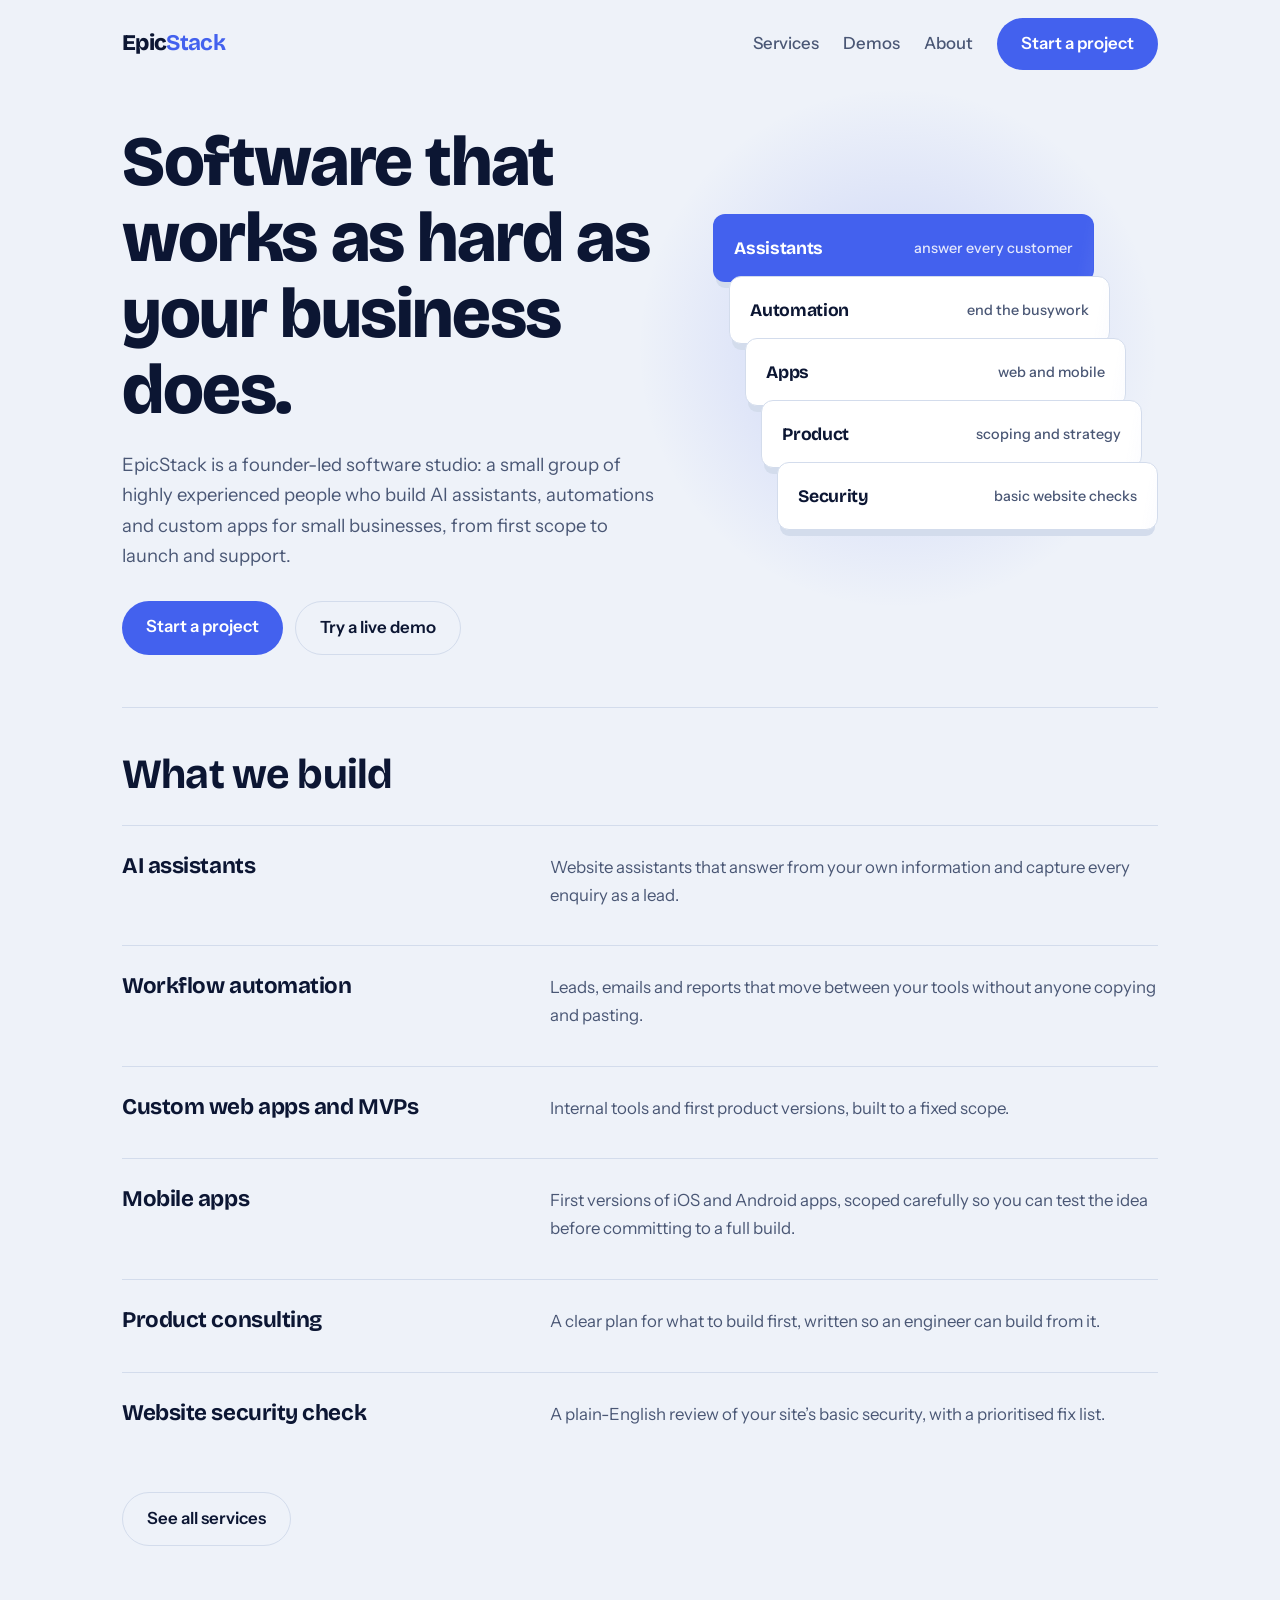
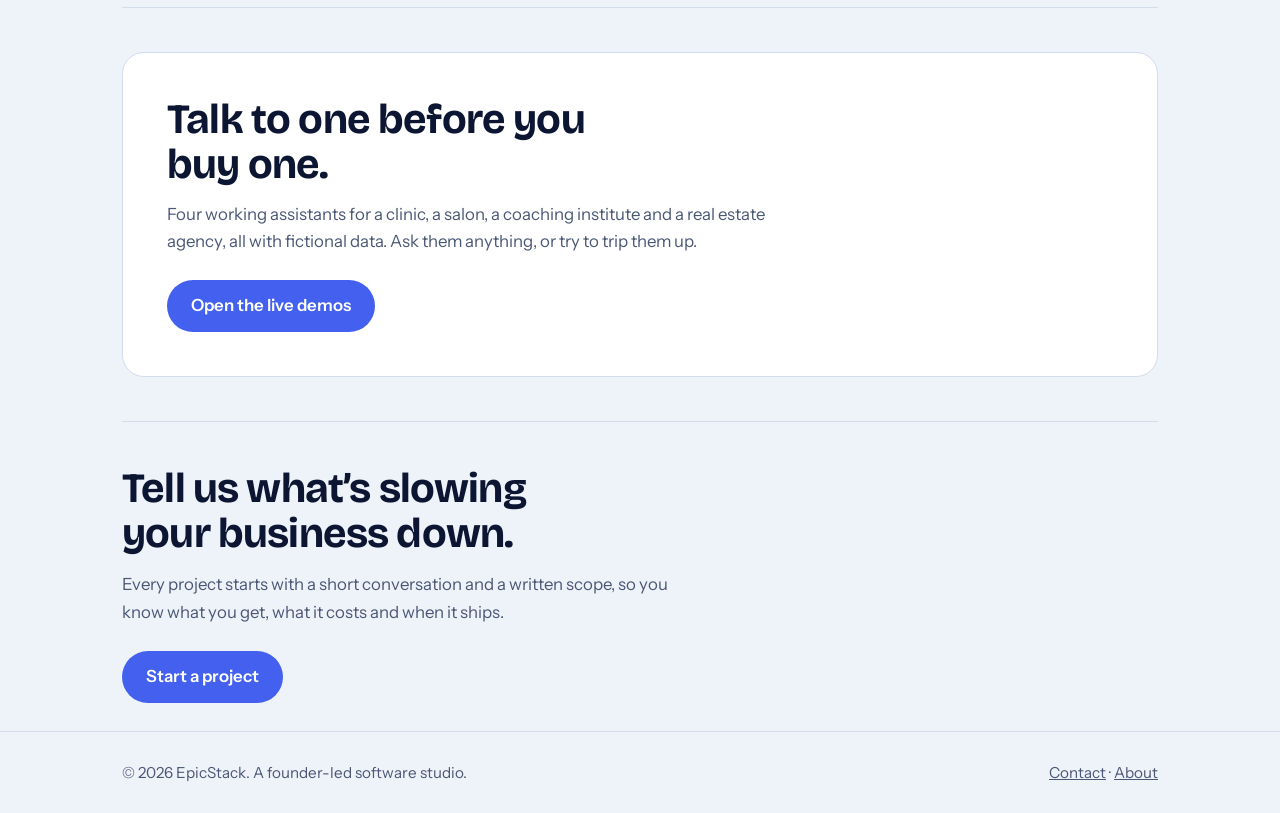
<file: index.html>
<!DOCTYPE html><html lang="en"><head><meta charset="utf-8"><meta name="viewport" content="width=device-width,initial-scale=1">
<link rel="preconnect" href="https://fonts.googleapis.com"><link rel="preconnect" href="https://fonts.gstatic.com" crossorigin>
<link href="https://fonts.googleapis.com/css2?family=Bricolage+Grotesque:opsz,wght@12..96,500..800&family=Instrument+Sans:wght@400;500;600&display=swap" rel="stylesheet">
<link rel="stylesheet" href="css/styles.css">
<title>EpicStack: software that works as hard as your business</title>
<meta name="description" content="EpicStack is a founder-led software studio building AI assistants, automations and custom apps for small businesses."></head><body>
<header><div class="wrap"><a class="logo" href="index.html">Epic<b>Stack</b></a>
<button class="burger" aria-label="Menu" aria-expanded="false">Menu</button>
<nav id="menu"><a href="services.html">Services</a><a href="demos.html">Demos</a><a href="about.html">About</a><a class="btn" href="contact.html">Start a project</a></nav></div></header>
<main><div class="wrap">
<section class="hero"><div>
<h1><span class="w" style="--w:0">Software</span> <span class="w" style="--w:1">that</span> <span class="w" style="--w:2">works</span> <span class="w" style="--w:3">as</span> <span class="w" style="--w:4">hard</span> <span class="w" style="--w:5">as</span> <span class="w" style="--w:6">your</span> <span class="w" style="--w:7">business</span> <span class="w" style="--w:8">does.</span></h1>
<p class="lede">EpicStack is a founder-led software studio: a small group of highly experienced people who build AI assistants, automations and custom apps for small businesses, from first scope to launch and support.</p>
<div class="cta"><a class="btn" href="contact.html">Start a project</a><a class="btn alt" href="demos.html">Try a live demo</a></div></div>
<div class="stack" aria-hidden="true">
<div class="layer" style="--i:0">Assistants<span>answer every customer</span></div>
<div class="layer" style="--i:1">Automation<span>end the busywork</span></div>
<div class="layer" style="--i:2">Apps<span>web and mobile</span></div>
<div class="layer" style="--i:3">Product<span>scoping and strategy</span></div>
<div class="layer" style="--i:4">Security<span>basic website checks</span></div></div></section>

<section class="sec"><h2>What we build</h2>
<div class="row"><h3>AI assistants</h3><p>Website assistants that answer from your own information and capture every enquiry as a lead.</p></div>
<div class="row"><h3>Workflow automation</h3><p>Leads, emails and reports that move between your tools without anyone copying and pasting.</p></div>
<div class="row"><h3>Custom web apps and MVPs</h3><p>Internal tools and first product versions, built to a fixed scope.</p></div>
<div class="row"><h3>Mobile apps</h3><p>First versions of iOS and Android apps, scoped carefully so you can test the idea before committing to a full build.</p></div>
<div class="row"><h3>Product consulting</h3><p>A clear plan for what to build first, written so an engineer can build from it.</p></div>
<div class="row"><h3>Website security check</h3><p>A plain-English review of your site’s basic security, with a prioritised fix list.</p></div>
<p style="margin-top:28px"><a class="btn alt" href="services.html">See all services</a></p></section>

<section class="sec"><div class="band"><h2>Talk to one before you buy one.</h2>
<p>Four working assistants for a clinic, a salon, a coaching institute and a real estate agency, all with fictional data. Ask them anything, or try to trip them up.</p>
<a class="btn" href="demos.html">Open the live demos</a></div></section>

<section class="sec"><h2>Tell us what’s slowing your business down.</h2>
<p style="color:var(--mut);max-width:36rem;margin:16px 0 24px">Every project starts with a short conversation and a written scope, so you know what you get, what it costs and when it ships.</p>
<a class="btn" href="contact.html">Start a project</a></section>
</div></main>
<footer><div class="wrap"><span>© <span id="y">2026</span> EpicStack. A founder-led software studio.</span><span><a href="contact.html">Contact</a> · <a href="about.html">About</a></span></div></footer><script src="js/main.js"></script></body></html>
</file>
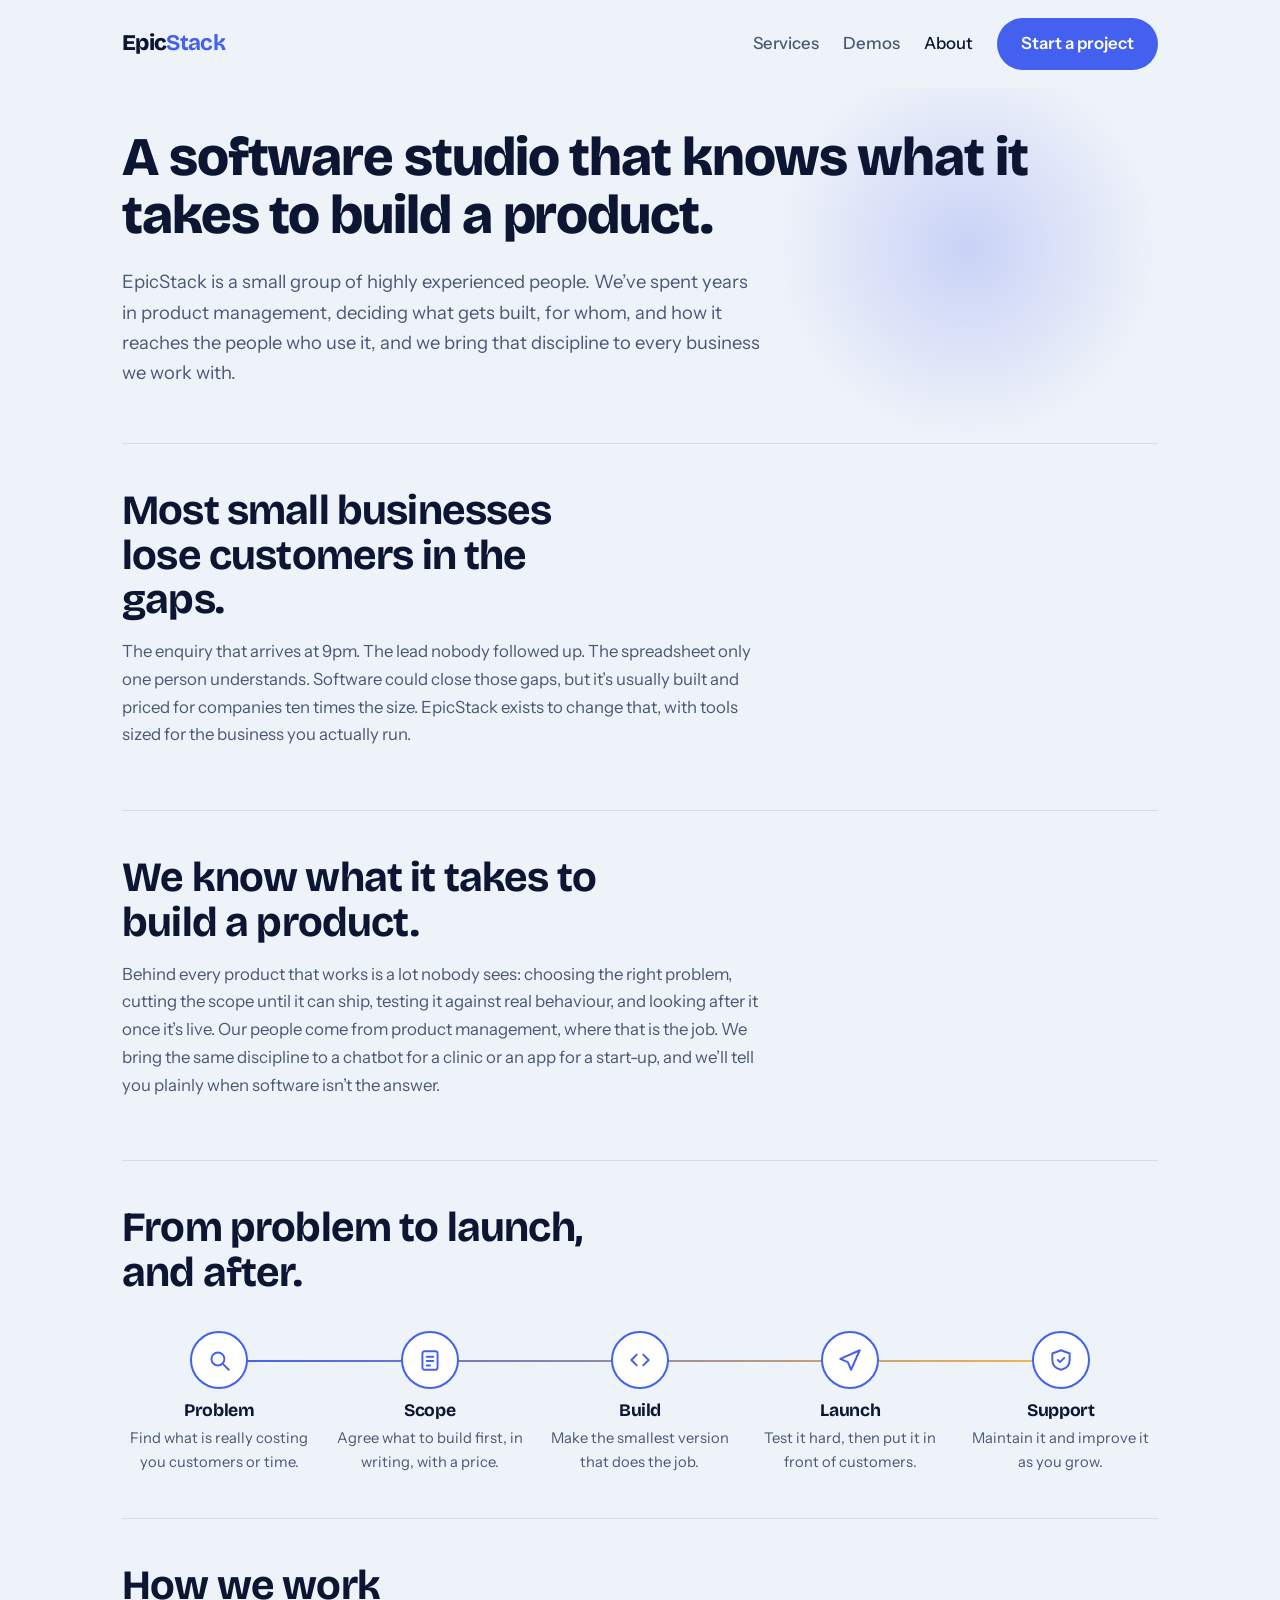
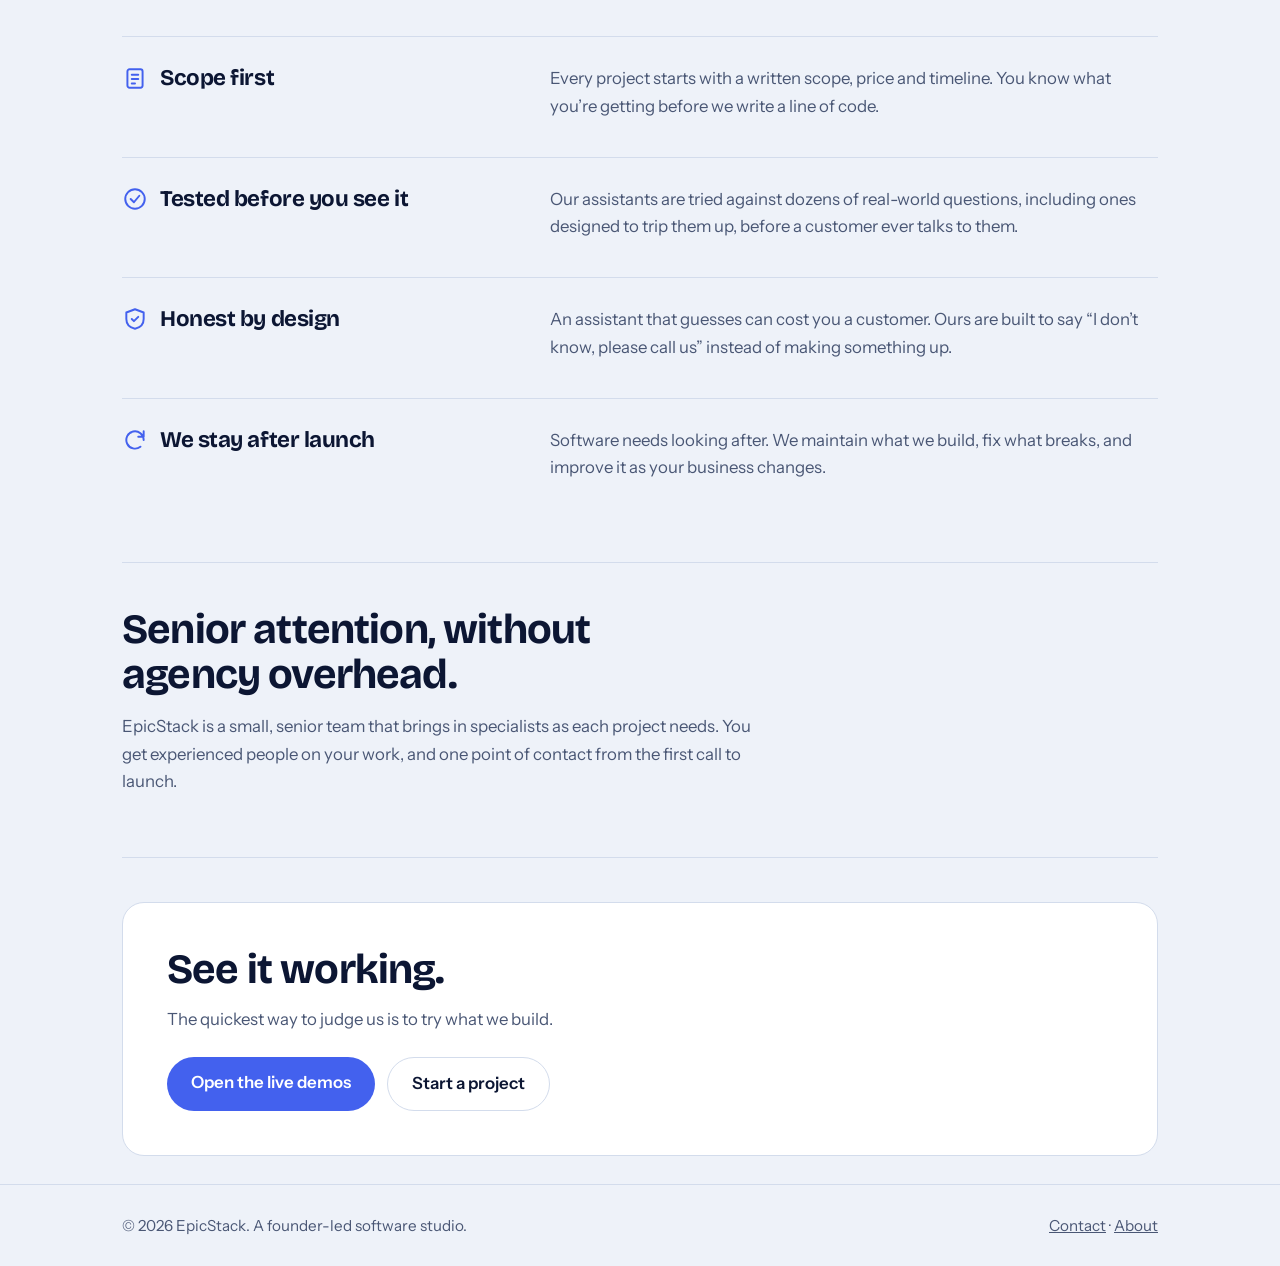
<file: about.html>
<!DOCTYPE html><html lang="en"><head><meta charset="utf-8"><meta name="viewport" content="width=device-width,initial-scale=1">
<link rel="preconnect" href="https://fonts.googleapis.com"><link rel="preconnect" href="https://fonts.gstatic.com" crossorigin>
<link href="https://fonts.googleapis.com/css2?family=Bricolage+Grotesque:opsz,wght@12..96,500..800&family=Instrument+Sans:wght@400;500;600&display=swap" rel="stylesheet">
<link rel="stylesheet" href="css/styles.css">
<title>About | EpicStack</title><meta name="description" content="EpicStack is a small, experienced software studio building AI assistants, automations and custom apps for small businesses."></head><body>
<header><div class="wrap"><a class="logo" href="index.html">Epic<b>Stack</b></a>
<button class="burger" aria-label="Menu" aria-expanded="false">Menu</button>
<nav id="menu"><a href="services.html">Services</a><a href="demos.html">Demos</a><a href="about.html" aria-current="page">About</a><a class="btn" href="contact.html">Start a project</a></nav></div></header>
<main><div class="wrap">
<section class="page-h"><h1>A software studio that knows what it takes to build a product.</h1>
<p class="lede prose">EpicStack is a small group of highly experienced people. We’ve spent years in product management, deciding what gets built, for whom, and how it reaches the people who use it, and we bring that discipline to every business we work with.</p></section>

<section class="sec"><h2>Most small businesses lose customers in the gaps.</h2>
<p class="prose" style="color:var(--mut);margin-top:16px">The enquiry that arrives at 9pm. The lead nobody followed up. The spreadsheet only one person understands. Software could close those gaps, but it’s usually built and priced for companies ten times the size. EpicStack exists to change that, with tools sized for the business you actually run.</p></section>

<section class="sec"><h2>We know what it takes to build a product.</h2>
<p class="prose" style="color:var(--mut);margin-top:16px">Behind every product that works is a lot nobody sees: choosing the right problem, cutting the scope until it can ship, testing it against real behaviour, and looking after it once it’s live. Our people come from product management, where that is the job. We bring the same discipline to a chatbot for a clinic or an app for a start-up, and we’ll tell you plainly when software isn’t the answer.</p></section>

<section class="sec"><h2>From problem to launch, and after.</h2>
<div class="flow"><div class="step" style="--k:0"><div class="dot"><svg class="ic" viewBox="0 0 24 24" aria-hidden="true"><circle cx="11" cy="11" r="6"/><path d="M16 16l5 5"/></svg></div><div><h3>Problem</h3><p>Find what is really costing you customers or time.</p></div></div><div class="step" style="--k:1"><div class="dot"><svg class="ic" viewBox="0 0 24 24" aria-hidden="true"><rect x="5" y="4" width="14" height="17" rx="2"/><path d="M9 9h6M9 13h6M9 17h3"/></svg></div><div><h3>Scope</h3><p>Agree what to build first, in writing, with a price.</p></div></div><div class="step" style="--k:2"><div class="dot"><svg class="ic" viewBox="0 0 24 24" aria-hidden="true"><path d="M9 7l-5 5 5 5M15 7l5 5-5 5"/></svg></div><div><h3>Build</h3><p>Make the smallest version that does the job.</p></div></div><div class="step" style="--k:3"><div class="dot"><svg class="ic" viewBox="0 0 24 24" aria-hidden="true"><path d="M21 3L3 11l7 3 3 7 8-18z"/></svg></div><div><h3>Launch</h3><p>Test it hard, then put it in front of customers.</p></div></div><div class="step" style="--k:4"><div class="dot"><svg class="ic" viewBox="0 0 24 24" aria-hidden="true"><path d="M12 3l8 3v6c0 5-3.5 8-8 9-4.5-1-8-4-8-9V6l8-3z"/><path d="M9 12l2 2 4-4"/></svg></div><div><h3>Support</h3><p>Maintain it and improve it as you grow.</p></div></div></div></section>

<section class="sec"><h2>How we work</h2>
<div class="row"><h3><svg class="ic" viewBox="0 0 24 24" aria-hidden="true"><rect x="5" y="4" width="14" height="17" rx="2"/><path d="M9 9h6M9 13h6M9 17h3"/></svg>Scope first</h3><p>Every project starts with a written scope, price and timeline. You know what you’re getting before we write a line of code.</p></div>
<div class="row"><h3><svg class="ic" viewBox="0 0 24 24" aria-hidden="true"><circle cx="12" cy="12" r="9"/><path d="M8 12l3 3 5-6"/></svg>Tested before you see it</h3><p>Our assistants are tried against dozens of real-world questions, including ones designed to trip them up, before a customer ever talks to them.</p></div>
<div class="row"><h3><svg class="ic" viewBox="0 0 24 24" aria-hidden="true"><path d="M12 3l8 3v6c0 5-3.5 8-8 9-4.5-1-8-4-8-9V6l8-3z"/><path d="M9 12l2 2 4-4"/></svg>Honest by design</h3><p>An assistant that guesses can cost you a customer. Ours are built to say “I don’t know, please call us” instead of making something up.</p></div>
<div class="row"><h3><svg class="ic" viewBox="0 0 24 24" aria-hidden="true"><path d="M20 12a8 8 0 10-3 6.2M20 4v5h-5"/></svg>We stay after launch</h3><p>Software needs looking after. We maintain what we build, fix what breaks, and improve it as your business changes.</p></div></section>

<section class="sec"><h2>Senior attention, without agency overhead.</h2>
<p class="prose" style="color:var(--mut);margin-top:16px">EpicStack is a small, senior team that brings in specialists as each project needs. You get experienced people on your work, and one point of contact from the first call to launch.</p></section>

<section class="sec"><div class="band"><h2>See it working.</h2>
<p>The quickest way to judge us is to try what we build.</p>
<div class="cta"><a class="btn" href="demos.html">Open the live demos</a><a class="btn alt" href="contact.html">Start a project</a></div></div></section>
</div></main>
<footer><div class="wrap"><span>© <span id="y">2026</span> EpicStack. A founder-led software studio.</span><span><a href="contact.html">Contact</a> · <a href="about.html">About</a></span></div></footer><script src="js/main.js"></script></body></html>
</file>
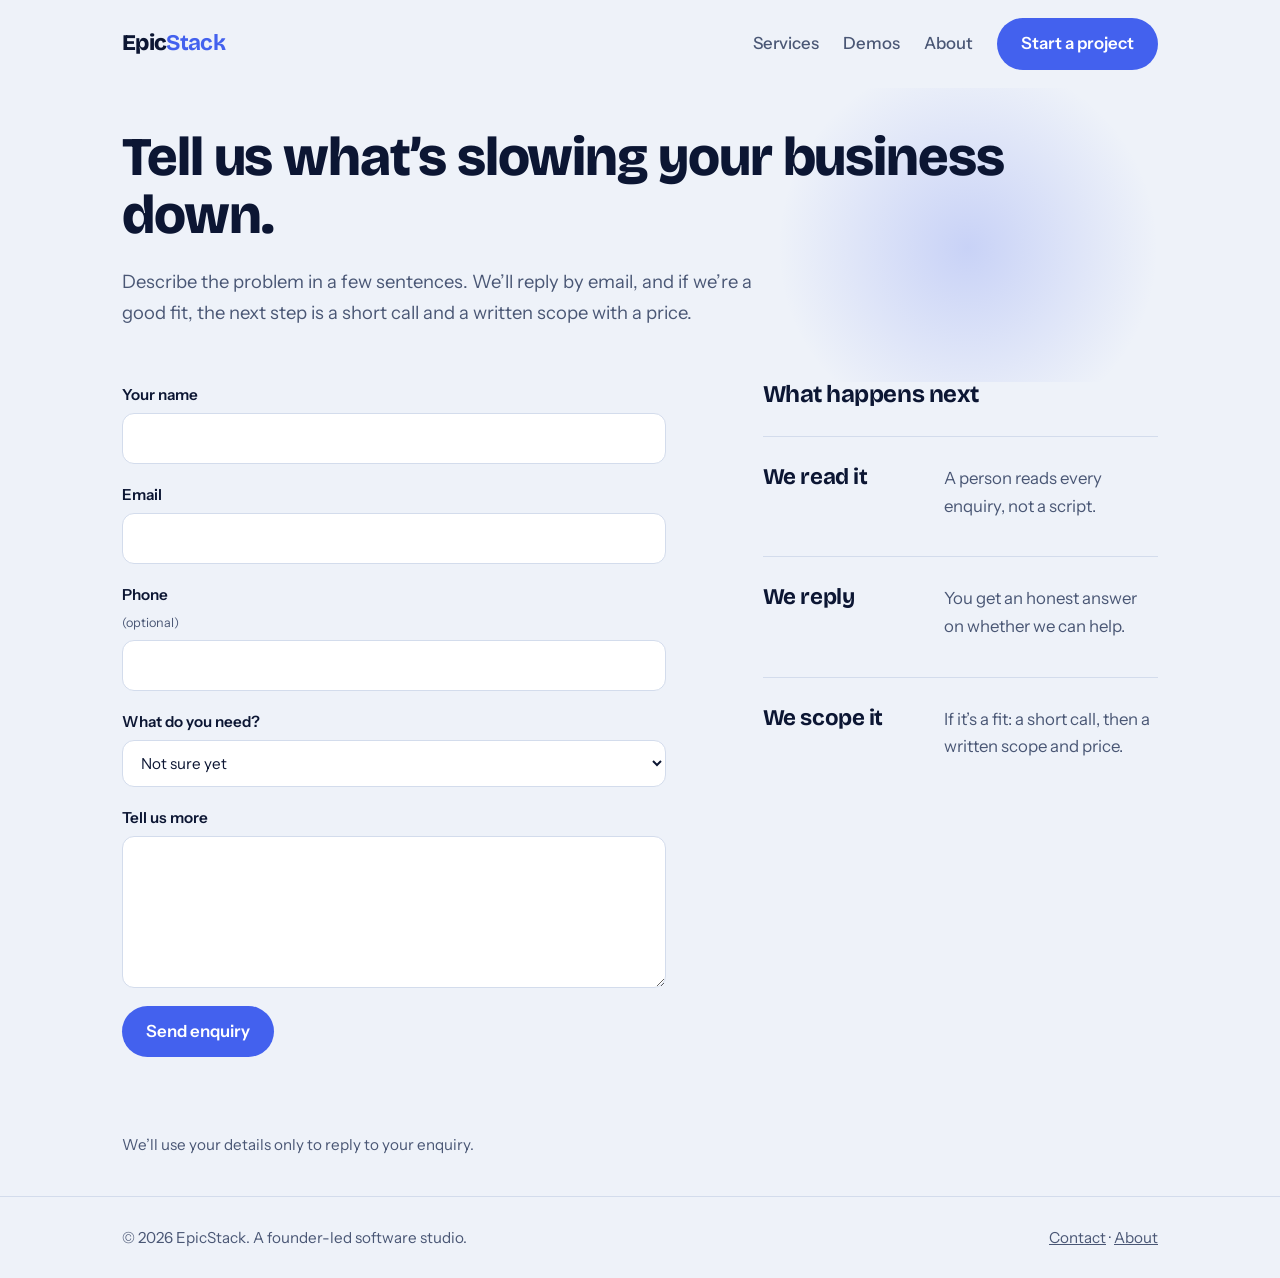
<file: contact.html>
<!DOCTYPE html><html lang="en"><head><meta charset="utf-8"><meta name="viewport" content="width=device-width,initial-scale=1">
<link rel="preconnect" href="https://fonts.googleapis.com"><link rel="preconnect" href="https://fonts.gstatic.com" crossorigin>
<link href="https://fonts.googleapis.com/css2?family=Bricolage+Grotesque:opsz,wght@12..96,500..800&family=Instrument+Sans:wght@400;500;600&display=swap" rel="stylesheet">
<link rel="stylesheet" href="css/styles.css">
<title>Contact | EpicStack</title><meta name="description" content="Tell EpicStack what is slowing your business down. We reply by email."></head><body>
<header><div class="wrap"><a class="logo" href="index.html">Epic<b>Stack</b></a>
<button class="burger" aria-label="Menu" aria-expanded="false">Menu</button>
<nav id="menu"><a href="services.html">Services</a><a href="demos.html">Demos</a><a href="about.html">About</a><a class="btn" href="contact.html">Start a project</a></nav></div></header>
<main><div class="wrap">
<section class="page-h"><h1>Tell us what’s slowing your business down.</h1>
<p class="lede prose">Describe the problem in a few sentences. We’ll reply by email, and if we’re a good fit, the next step is a short call and a written scope with a price.</p></section>
<div class="contact"><div>
<form id="enq" class="form">
<label>Your name<input name="name" required maxlength="100" autocomplete="name"></label>
<label>Email<input name="email" type="email" required maxlength="254" autocomplete="email"></label>
<label>Phone <small>(optional)</small><input name="phone" type="tel" maxlength="30" autocomplete="tel"></label>
<label>What do you need?<select name="service"><option>Not sure yet</option><option>AI assistant or chatbot</option><option>Workflow automation</option><option>Web or mobile app</option><option>Product consulting</option><option>Website security check</option></select></label>
<label>Tell us more<textarea name="message" rows="5" required minlength="10" maxlength="2000"></textarea></label>
<div class="hp" aria-hidden="true"><label>Leave this empty<input name="website" tabindex="-1" autocomplete="off"></label></div>
<button class="btn" type="submit">Send enquiry</button>
<p id="status" class="status" role="status" aria-live="polite"></p>
<p class="note">We’ll use your details only to reply to your enquiry.</p>
</form>
<div id="thanks" class="band" hidden><h2>Thanks, we’ve got it.</h2><p>We’ll reply to you by email within two working days.</p></div>
</div>
<aside class="side"><h2>What happens next</h2>
<div class="row"><h3>We read it</h3><p>A person reads every enquiry, not a script.</p></div>
<div class="row"><h3>We reply</h3><p>You get an honest answer on whether we can help.</p></div>
<div class="row"><h3>We scope it</h3><p>If it’s a fit: a short call, then a written scope and price.</p></div></aside></div>
</div></main>
<footer><div class="wrap"><span>© <span id="y">2026</span> EpicStack. A founder-led software studio.</span><span><a href="contact.html">Contact</a> · <a href="about.html">About</a></span></div></footer><script src="js/main.js"></script><script src="js/contact.js"></script></body></html>
</file>
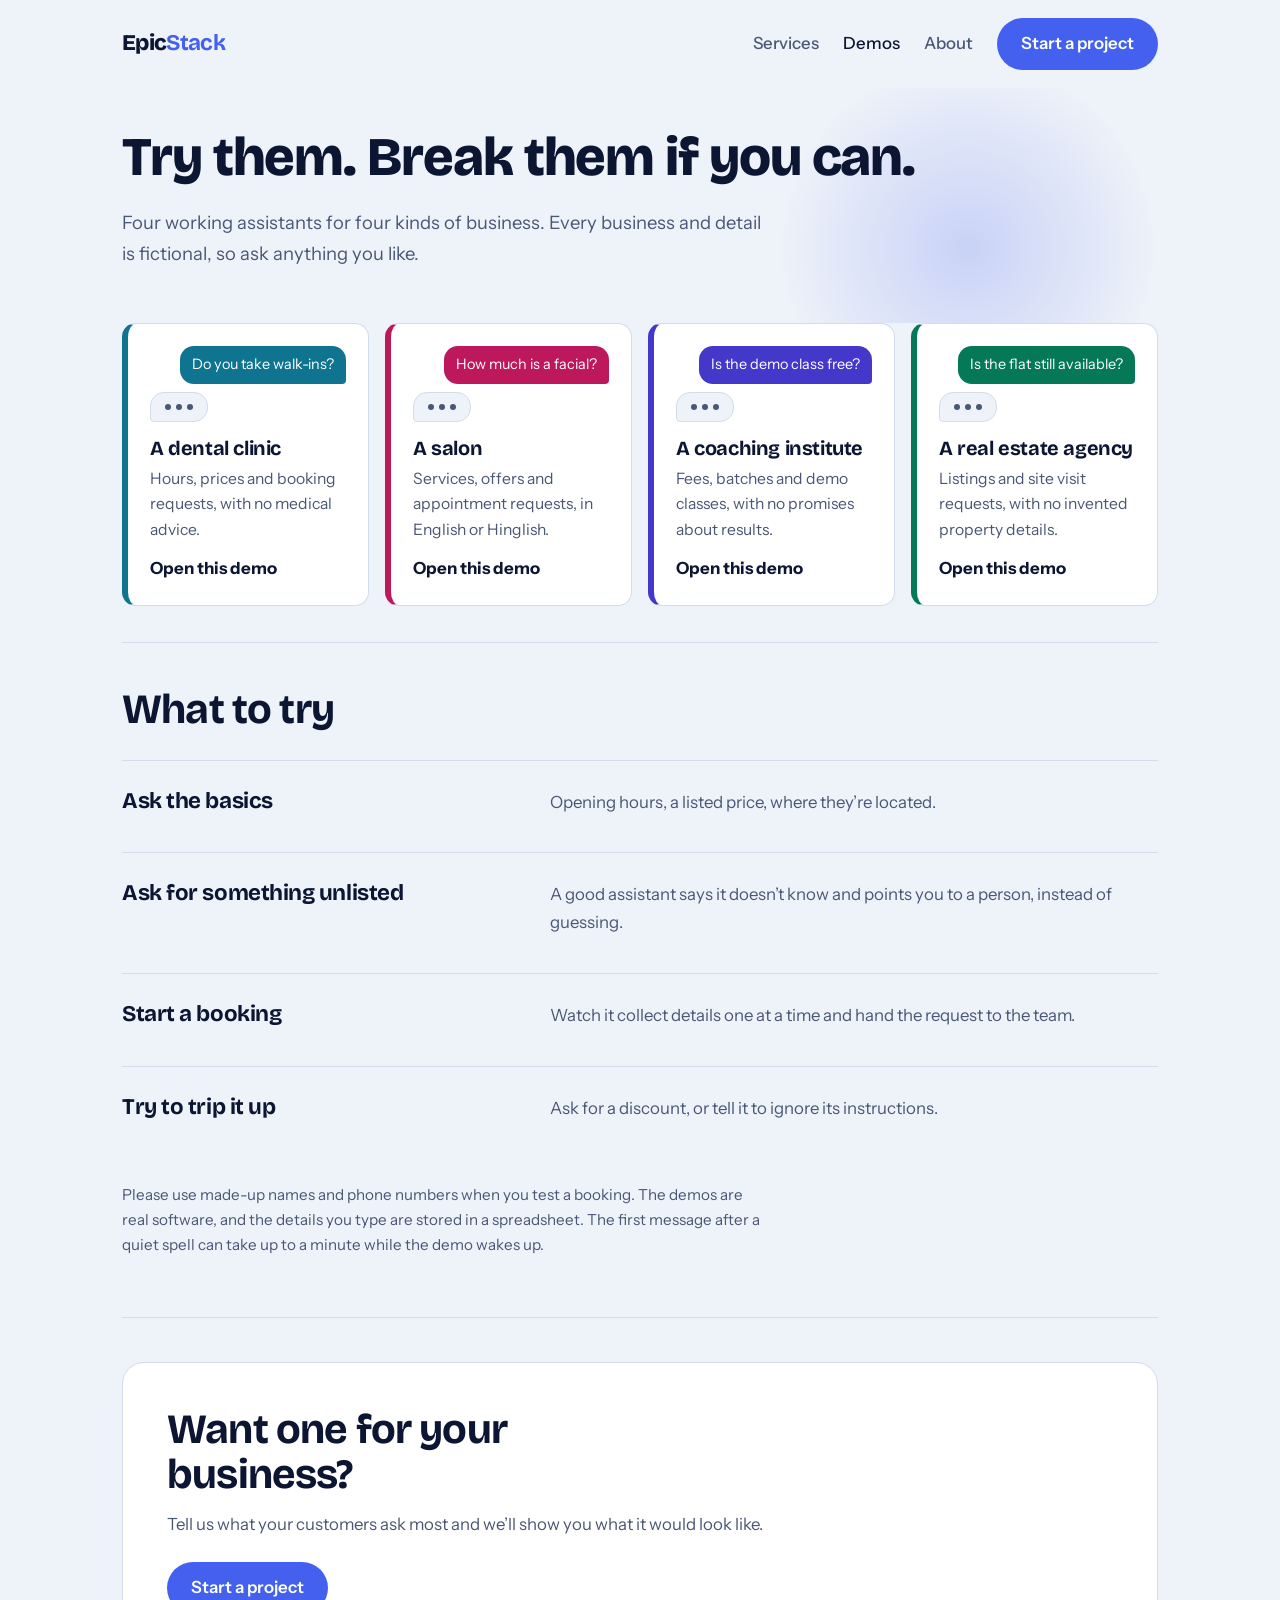
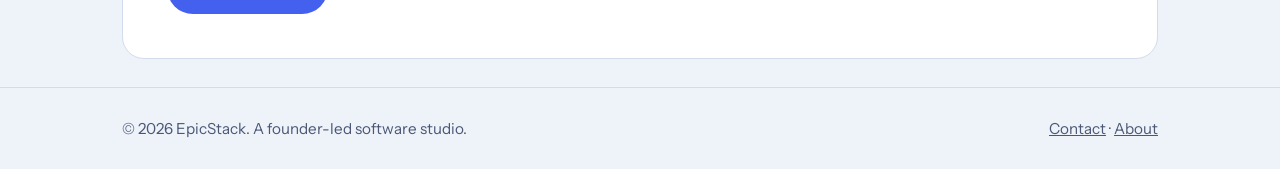
<file: demos.html>
<!DOCTYPE html><html lang="en"><head><meta charset="utf-8"><meta name="viewport" content="width=device-width,initial-scale=1">
<link rel="preconnect" href="https://fonts.googleapis.com"><link rel="preconnect" href="https://fonts.gstatic.com" crossorigin>
<link href="https://fonts.googleapis.com/css2?family=Bricolage+Grotesque:opsz,wght@12..96,500..800&family=Instrument+Sans:wght@400;500;600&display=swap" rel="stylesheet">
<link rel="stylesheet" href="css/styles.css">
<title>Live demos | EpicStack</title><meta name="description" content="Try four working AI assistants for a clinic, a salon, a coaching institute and a real estate agency."></head><body>
<header><div class="wrap"><a class="logo" href="index.html">Epic<b>Stack</b></a>
<button class="burger" aria-label="Menu" aria-expanded="false">Menu</button>
<nav id="menu"><a href="services.html">Services</a><a href="demos.html" aria-current="page">Demos</a><a href="about.html">About</a><a class="btn" href="contact.html">Start a project</a></nav></div></header>
<main><div class="wrap">
<section class="page-h"><h1>Try them. Break them if you can.</h1>
<p class="lede prose">Four working assistants for four kinds of business. Every business and detail is fictional, so ask anything you like.</p></section>

<div class="demos">
<a class="demo" style="--c:#0e7490" href="https://epicstack-assistant.onrender.com/widget/demo.html" target="_blank" rel="noopener"><div class="mini"><span class="q">Do you take walk-ins?</span><span class="dots"><b></b><b></b><b></b></span></div><h3>A dental clinic</h3><p>Hours, prices and booking requests, with no medical advice.</p><b>Open this demo</b></a>
<a class="demo" style="--c:#be185d" href="https://epicstack-assistant.onrender.com/widget/demo_salon.html" target="_blank" rel="noopener"><div class="mini"><span class="q">How much is a facial?</span><span class="dots"><b></b><b></b><b></b></span></div><h3>A salon</h3><p>Services, offers and appointment requests, in English or Hinglish.</p><b>Open this demo</b></a>
<a class="demo" style="--c:#4338ca" href="https://epicstack-assistant.onrender.com/widget/demo_coaching.html" target="_blank" rel="noopener"><div class="mini"><span class="q">Is the demo class free?</span><span class="dots"><b></b><b></b><b></b></span></div><h3>A coaching institute</h3><p>Fees, batches and demo classes, with no promises about results.</p><b>Open this demo</b></a>
<a class="demo" style="--c:#047857" href="https://epicstack-assistant.onrender.com/widget/demo_realty.html" target="_blank" rel="noopener"><div class="mini"><span class="q">Is the flat still available?</span><span class="dots"><b></b><b></b><b></b></span></div><h3>A real estate agency</h3><p>Listings and site visit requests, with no invented property details.</p><b>Open this demo</b></a>
</div>

<section class="sec" style="margin-top:36px"><h2>What to try</h2>
<div class="row"><h3>Ask the basics</h3><p>Opening hours, a listed price, where they’re located.</p></div>
<div class="row"><h3>Ask for something unlisted</h3><p>A good assistant says it doesn’t know and points you to a person, instead of guessing.</p></div>
<div class="row"><h3>Start a booking</h3><p>Watch it collect details one at a time and hand the request to the team.</p></div>
<div class="row"><h3>Try to trip it up</h3><p>Ask for a discount, or tell it to ignore its instructions.</p></div>
<p class="note" style="margin-top:24px">Please use made-up names and phone numbers when you test a booking. The demos are real software, and the details you type are stored in a spreadsheet. The first message after a quiet spell can take up to a minute while the demo wakes up.</p></section>

<section class="sec"><div class="band"><h2>Want one for your business?</h2>
<p>Tell us what your customers ask most and we’ll show you what it would look like.</p>
<a class="btn" href="contact.html">Start a project</a></div></section>
</div></main>
<script>fetch("https://epicstack-assistant.onrender.com/health",{mode:"no-cors"}).catch(function(){});</script>
<footer><div class="wrap"><span>© <span id="y">2026</span> EpicStack. A founder-led software studio.</span><span><a href="contact.html">Contact</a> · <a href="about.html">About</a></span></div></footer><script src="js/main.js"></script></body></html>
</file>
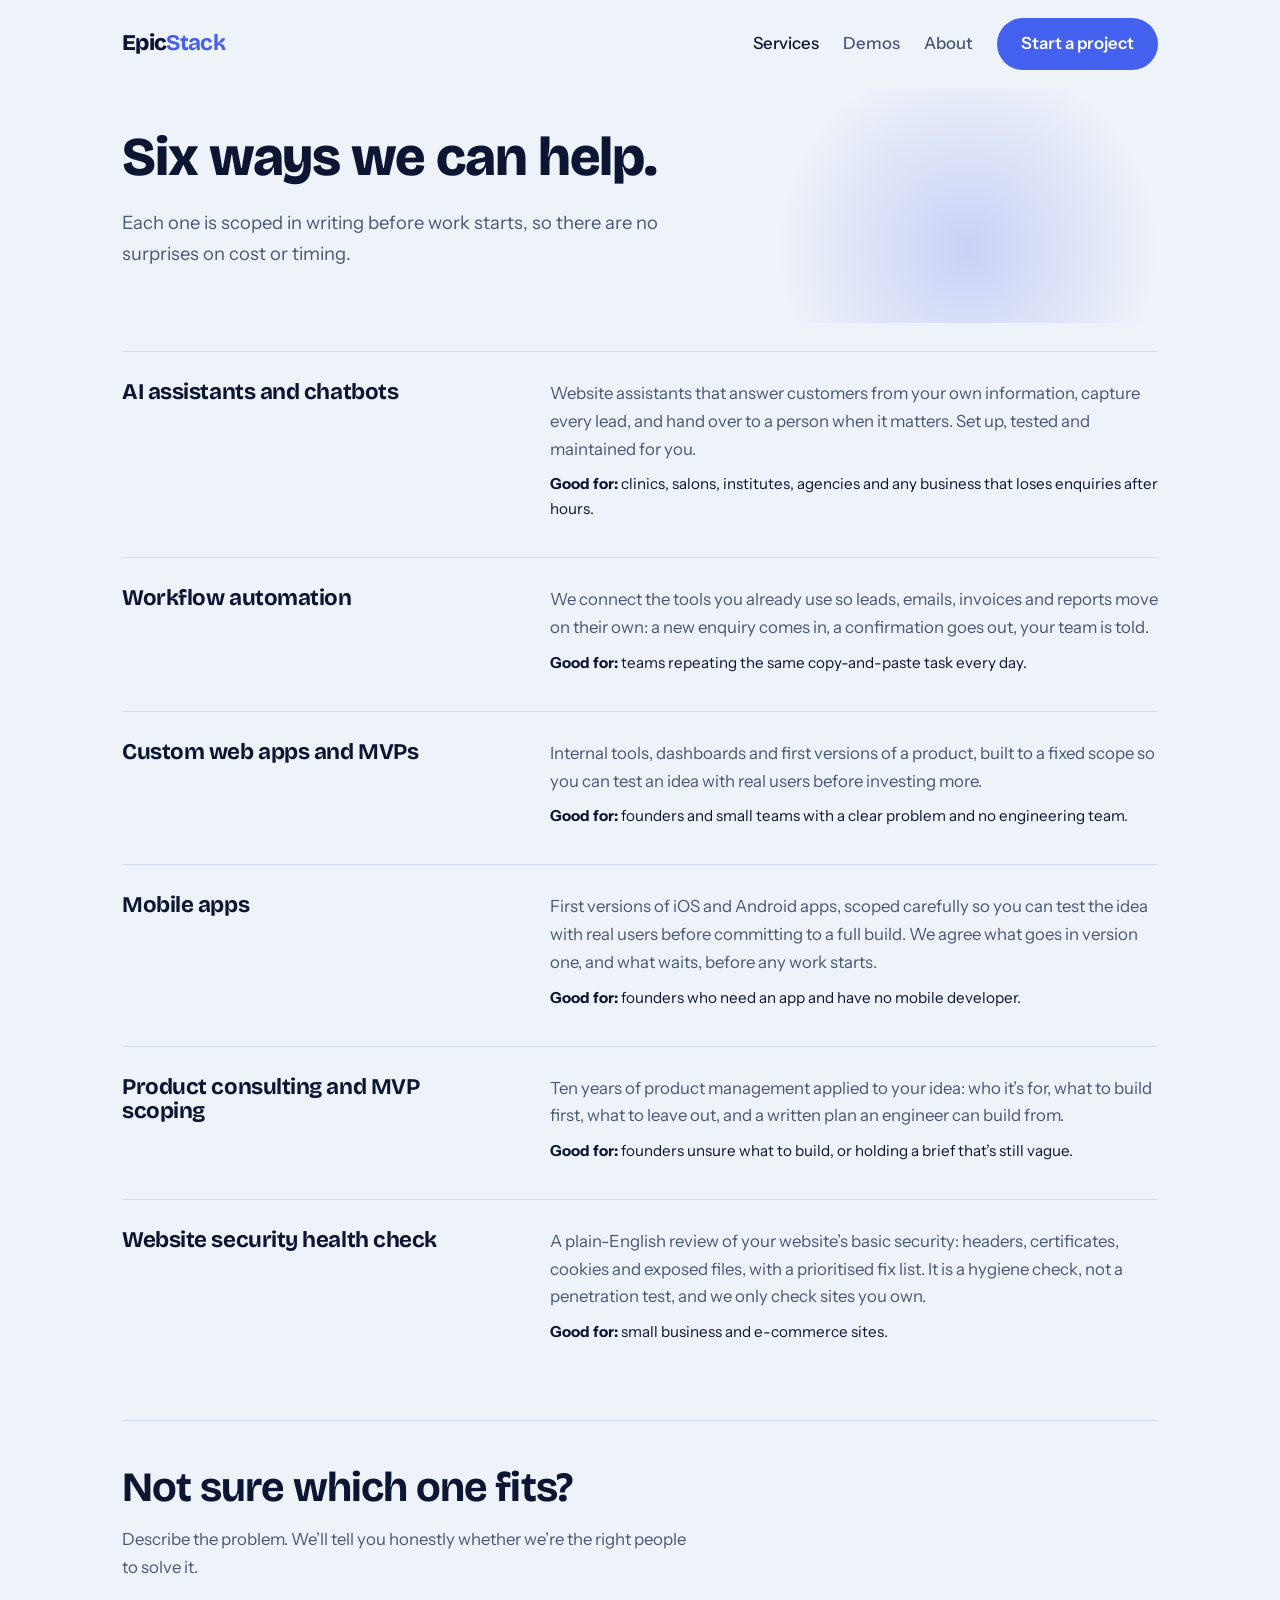
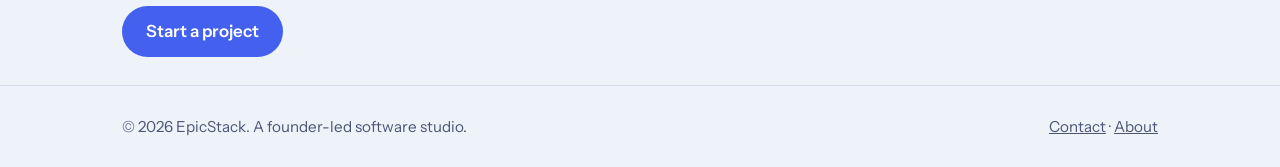
<file: services.html>
<!DOCTYPE html><html lang="en"><head><meta charset="utf-8"><meta name="viewport" content="width=device-width,initial-scale=1">
<link rel="preconnect" href="https://fonts.googleapis.com"><link rel="preconnect" href="https://fonts.gstatic.com" crossorigin>
<link href="https://fonts.googleapis.com/css2?family=Bricolage+Grotesque:opsz,wght@12..96,500..800&family=Instrument+Sans:wght@400;500;600&display=swap" rel="stylesheet">
<link rel="stylesheet" href="css/styles.css">
<title>Services | EpicStack</title>
<meta name="description" content="AI assistants, workflow automation, custom apps, product consulting and website security checks for small businesses."></head><body>
<header><div class="wrap"><a class="logo" href="index.html">Epic<b>Stack</b></a>
<button class="burger" aria-label="Menu" aria-expanded="false">Menu</button>
<nav id="menu"><a href="services.html" aria-current="page">Services</a><a href="demos.html">Demos</a><a href="about.html">About</a><a class="btn" href="contact.html">Start a project</a></nav></div></header>
<main><div class="wrap">
<section class="page-h"><h1>Six ways we can help.</h1>
<p class="lede">Each one is scoped in writing before work starts, so there are no surprises on cost or timing.</p></section>

<div class="row"><h3>AI assistants and chatbots</h3><div><p>Website assistants that answer customers from your own information, capture every lead, and hand over to a person when it matters. Set up, tested and maintained for you.</p><p class="meta"><b>Good for:</b> clinics, salons, institutes, agencies and any business that loses enquiries after hours.</p></div></div>
<div class="row"><h3>Workflow automation</h3><div><p>We connect the tools you already use so leads, emails, invoices and reports move on their own: a new enquiry comes in, a confirmation goes out, your team is told.</p><p class="meta"><b>Good for:</b> teams repeating the same copy-and-paste task every day.</p></div></div>
<div class="row"><h3>Custom web apps and MVPs</h3><div><p>Internal tools, dashboards and first versions of a product, built to a fixed scope so you can test an idea with real users before investing more.</p><p class="meta"><b>Good for:</b> founders and small teams with a clear problem and no engineering team.</p></div></div>
<div class="row"><h3>Mobile apps</h3><div><p>First versions of iOS and Android apps, scoped carefully so you can test the idea with real users before committing to a full build. We agree what goes in version one, and what waits, before any work starts.</p><p class="meta"><b>Good for:</b> founders who need an app and have no mobile developer.</p></div></div>
<div class="row"><h3>Product consulting and MVP scoping</h3><div><p>Ten years of product management applied to your idea: who it’s for, what to build first, what to leave out, and a written plan an engineer can build from.</p><p class="meta"><b>Good for:</b> founders unsure what to build, or holding a brief that’s still vague.</p></div></div>
<div class="row"><h3>Website security health check</h3><div><p>A plain-English review of your website’s basic security: headers, certificates, cookies and exposed files, with a prioritised fix list. It is a hygiene check, not a penetration test, and we only check sites you own.</p><p class="meta"><b>Good for:</b> small business and e-commerce sites.</p></div></div>

<section class="sec" style="margin-top:40px"><h2>Not sure which one fits?</h2>
<p style="color:var(--mut);max-width:36rem;margin:16px 0 24px">Describe the problem. We’ll tell you honestly whether we’re the right people to solve it.</p>
<a class="btn" href="contact.html">Start a project</a></section>
</div></main>
<footer><div class="wrap"><span>© <span id="y">2026</span> EpicStack. A founder-led software studio.</span><span><a href="contact.html">Contact</a> · <a href="about.html">About</a></span></div></footer><script src="js/main.js"></script></body></html>
</file>
<file: css/styles.css>
:root{--bg:#eef2f9;--fg:#0c1633;--mut:#4a5775;--panel:#fff;--line:#d3dcec;--a:#4361ee;--on:#fff;--hi:#f2b84b}
@media(prefers-color-scheme:dark){:root{--bg:#0a1228;--fg:#e9eef9;--mut:#9fb0d0;--panel:#121c3a;--line:#243258;--a:#8ea2ff;--on:#0a1228}}
*{box-sizing:border-box}html{scroll-behavior:smooth}
body{margin:0;background:var(--bg);color:var(--fg);font:1.05rem/1.65 "Instrument Sans",system-ui,sans-serif}
h1,h2,h3,.logo,.layer{font-family:"Bricolage Grotesque","Instrument Sans",system-ui,sans-serif;letter-spacing:-.02em}
h1,h2,h3{line-height:1.08;margin:0}
a{color:inherit}:focus-visible{outline:3px solid var(--hi);outline-offset:3px}
.wrap{max-width:1080px;margin:0 auto;padding:0 22px}
header{position:relative}header .wrap{display:flex;align-items:center;justify-content:space-between;padding-top:18px;padding-bottom:18px}
.logo{font-weight:800;font-size:1.4rem;text-decoration:none;letter-spacing:-.03em}.logo b{color:var(--a)}
nav{display:flex;gap:24px;align-items:center}nav a{text-decoration:none;color:var(--mut);font-weight:500}
nav a:hover,nav a[aria-current]{color:var(--fg)}
.btn,nav a.btn{display:inline-block;background:var(--a);color:var(--on);padding:12px 24px;border-radius:999px;text-decoration:none;font-weight:600}
.btn:hover{filter:brightness(1.08)}.btn.alt{background:transparent;color:var(--fg);border:1.5px solid var(--line)}
.burger{display:none;background:none;border:1.5px solid var(--line);color:var(--fg);border-radius:10px;padding:6px 12px;font-size:1rem;cursor:pointer}
.hero{position:relative;isolation:isolate;overflow:clip;display:grid;grid-template-columns:1.1fr .9fr;gap:48px;align-items:center;padding:36px 0 52px}
h1{font-size:clamp(2.5rem,6vw,4.4rem);font-weight:800}
.lede{color:var(--mut);max-width:34rem;margin:22px 0 30px;font-size:1.15rem}
.cta{display:flex;gap:12px;flex-wrap:wrap}
.stack{position:relative;height:350px}
.layer{position:absolute;left:calc(var(--i)*16px);right:calc((4 - var(--i))*16px);top:calc(var(--i)*62px);height:68px;display:flex;justify-content:space-between;align-items:center;gap:12px;padding:0 20px;font-weight:700;font-size:1.1rem;border:1px solid var(--line);border-radius:12px;background:var(--panel);box-shadow:0 9px 0 -3px var(--line);animation:land .7s cubic-bezier(.2,.8,.2,1) both;animation-delay:calc((4 - var(--i))*.12s)}
.layer span{font:500 .9rem "Instrument Sans",sans-serif;color:var(--mut);letter-spacing:0}
.layer:first-child{background:var(--a);color:var(--on);border-color:transparent}.layer:first-child span{color:var(--on);opacity:.85}
@keyframes land{from{opacity:0;transform:translateY(-36px)}}
:root{--glow:rgba(67,97,238,.22);--sheen:rgba(67,97,238,.16)}
@media(prefers-color-scheme:dark){:root{--glow:rgba(142,162,255,.2);--sheen:rgba(142,162,255,.22)}}
.w{display:inline-block;animation:rise .8s cubic-bezier(.2,.8,.2,1) both;animation-delay:calc(var(--w)*.07s)}
@keyframes rise{from{opacity:0;transform:translateY(.45em)}}
.hero::before{content:"";position:absolute;z-index:-1;right:0;top:0;width:min(520px,90%);aspect-ratio:1;border-radius:50%;background:radial-gradient(closest-side,var(--glow),transparent);animation:drift 14s ease-in-out infinite alternate}
@keyframes drift{to{transform:translate(-24px,28px) scale(1.12)}}
.stack{animation:bob 7s ease-in-out 1.6s infinite}
@keyframes bob{50%{transform:translateY(-8px)}}
.layer::after{content:"";position:absolute;inset:0;border-radius:inherit;pointer-events:none;background:linear-gradient(100deg,transparent 35%,var(--sheen) 50%,transparent 65%);background-size:250% 100%;background-position:160% 0;animation:sheen 5s ease-in-out infinite;animation-delay:calc(1.4s + (4 - var(--i))*.3s)}
.layer:first-child::after{--sheen:rgba(255,255,255,.35)}
@keyframes sheen{0%,60%{background-position:160% 0}100%{background-position:-60% 0}}
.sec{padding:44px 0;border-top:1px solid var(--line)}.sec h2{font-size:clamp(1.8rem,4vw,2.6rem);max-width:30rem}
.row{display:grid;grid-template-columns:1fr 1.6fr;gap:10px 48px;padding:28px 0;border-top:1px solid var(--line)}
.row:first-of-type{margin-top:28px}.row h3{font-size:1.4rem}.row p{margin:0 0 8px;color:var(--mut)}
.row .meta{font-size:.95rem;color:var(--fg)}
.band{background:var(--panel);border:1px solid var(--line);border-radius:22px;padding:44px}
.band p{color:var(--mut);max-width:38rem;margin:14px 0 24px}
.wrap>.sec:last-child{padding-bottom:28px}
.page-h{padding:40px 0 24px}.page-h h1{font-size:clamp(2.2rem,5vw,3.4rem)}
footer{border-top:1px solid var(--line);padding:28px 0;color:var(--mut);font-size:.95rem}
footer .wrap{display:flex;justify-content:space-between;flex-wrap:wrap;gap:12px}
@media(max-width:760px){.hero,.row{grid-template-columns:1fr}.hero{padding-bottom:36px}
.burger{display:block}nav{display:none;position:absolute;right:22px;top:64px;z-index:5;flex-direction:column;align-items:flex-start;background:var(--panel);border:1px solid var(--line);border-radius:14px;padding:18px 22px}
nav.open{display:flex}.band{padding:28px}.stack{height:340px}}
@media(prefers-reduced-motion:reduce){.layer,.layer::after,.stack,.hero::before,.w{animation:none}html{scroll-behavior:auto}}

.prose{max-width:40rem}
.demos{display:grid;grid-template-columns:repeat(auto-fit,minmax(240px,1fr));gap:16px}
.demo{display:block;background:var(--panel);border:1px solid var(--line);border-left:6px solid var(--c);border-radius:14px;padding:22px;text-decoration:none}
.demo:hover,.demo:focus-visible{border-color:var(--c)}
.demo h3{font-size:1.25rem;margin-bottom:6px}.demo p{margin:0 0 12px;color:var(--mut);font-size:.98rem}
.note{color:var(--mut);font-size:.95rem;max-width:40rem}

.rv{transition:opacity .6s ease,transform .6s ease}
.rv.pre{opacity:0;transform:translateY(16px)}.rv.pre.in{opacity:1;transform:none}
.ic{width:26px;height:26px;stroke:var(--a);fill:none;stroke-width:1.8;stroke-linecap:round;stroke-linejoin:round}
.row .ic{margin-right:12px;vertical-align:-6px}
.flow{display:grid;grid-template-columns:repeat(5,1fr);gap:16px;position:relative;margin-top:36px}
.flow::before{content:"";position:absolute;left:10%;right:10%;top:29px;height:2px;background:linear-gradient(90deg,var(--a),var(--hi));transform-origin:left;transition:transform 1.5s ease .2s}
.step{text-align:center;position:relative}
.dot{width:58px;height:58px;margin:0 auto 12px;border-radius:50%;background:var(--panel);border:2px solid var(--a);display:grid;place-items:center;transition:opacity .5s ease,transform .5s cubic-bezier(.2,1.4,.4,1);transition-delay:calc(var(--k)*.25s)}
.step h3{font-size:1.1rem}.step p{margin:6px 0 0;color:var(--mut);font-size:.92rem}
.flow.pre::before{transform:scaleX(0)}.flow.pre .dot{opacity:0;transform:scale(.6)}
.flow.pre.in::before{transform:scaleX(1)}.flow.pre.in .dot{opacity:1;transform:none}
.page-h{position:relative;isolation:isolate;overflow:clip}
.page-h::before{content:"";position:absolute;z-index:-1;right:0;top:-30px;width:min(380px,70%);aspect-ratio:1;border-radius:50%;background:radial-gradient(closest-side,var(--glow),transparent);animation:drift 14s ease-in-out infinite alternate}
.mini{display:grid;gap:8px;margin:0 0 16px}
.q{justify-self:end;background:var(--c);color:#fff;padding:7px 12px;border-radius:14px 14px 4px 14px;font-size:.9rem}
.dots{justify-self:start;display:flex;gap:5px;background:var(--bg);border:1px solid var(--line);border-radius:14px 14px 14px 4px;padding:11px 14px}
.dots b{width:6px;height:6px;border-radius:50%;background:var(--mut);animation:blink 1.3s ease-in-out infinite}
.dots b:nth-child(2){animation-delay:.15s}.dots b:nth-child(3){animation-delay:.3s}
@keyframes blink{0%,70%,100%{transform:none;opacity:.4}35%{transform:translateY(-4px);opacity:1}}
.demo{transition:transform .25s ease,border-color .25s ease}.demo:hover{transform:translateY(-3px)}
@media(max-width:760px){.flow{grid-template-columns:1fr;gap:22px}
.flow::before{left:29px;right:auto;top:24px;bottom:24px;width:2px;height:auto;transform-origin:top}
.flow.pre::before{transform:scaleY(0)}.flow.pre.in::before{transform:scaleY(1)}
.step{display:grid;grid-template-columns:58px 1fr;gap:16px;align-items:center;text-align:left}.dot{margin:0}}
@media(prefers-reduced-motion:reduce){.page-h::before,.dots b{animation:none}.demo:hover{transform:none}}

[hidden]{display:none!important}
.contact{display:grid;grid-template-columns:1.2fr .8fr;gap:48px;padding-bottom:24px}
.form{display:grid;gap:18px;max-width:34rem}
.form label{display:grid;gap:6px;font-weight:600;font-size:.95rem}.form small{font-weight:400;color:var(--mut)}
.form input,.form select,.form textarea{font:inherit;font-weight:400;color:var(--fg);background:var(--panel);border:1.5px solid var(--line);border-radius:12px;padding:12px 14px;width:100%}
.form input:focus,.form select:focus,.form textarea:focus{outline:none;border-color:var(--a);box-shadow:0 0 0 3px var(--glow)}
.form .btn{justify-self:start;border:0;cursor:pointer;font:inherit;font-weight:600}.form .btn:disabled{opacity:.6;cursor:wait}
.hp{position:absolute;left:-9999px;width:1px;height:1px;overflow:hidden}
.status{min-height:1.4em;margin:0;color:var(--mut)}.status.err{color:#c2410c}
.side h2{font-size:1.5rem;margin-bottom:6px}
@media(max-width:760px){.contact{grid-template-columns:1fr}}
</file>
